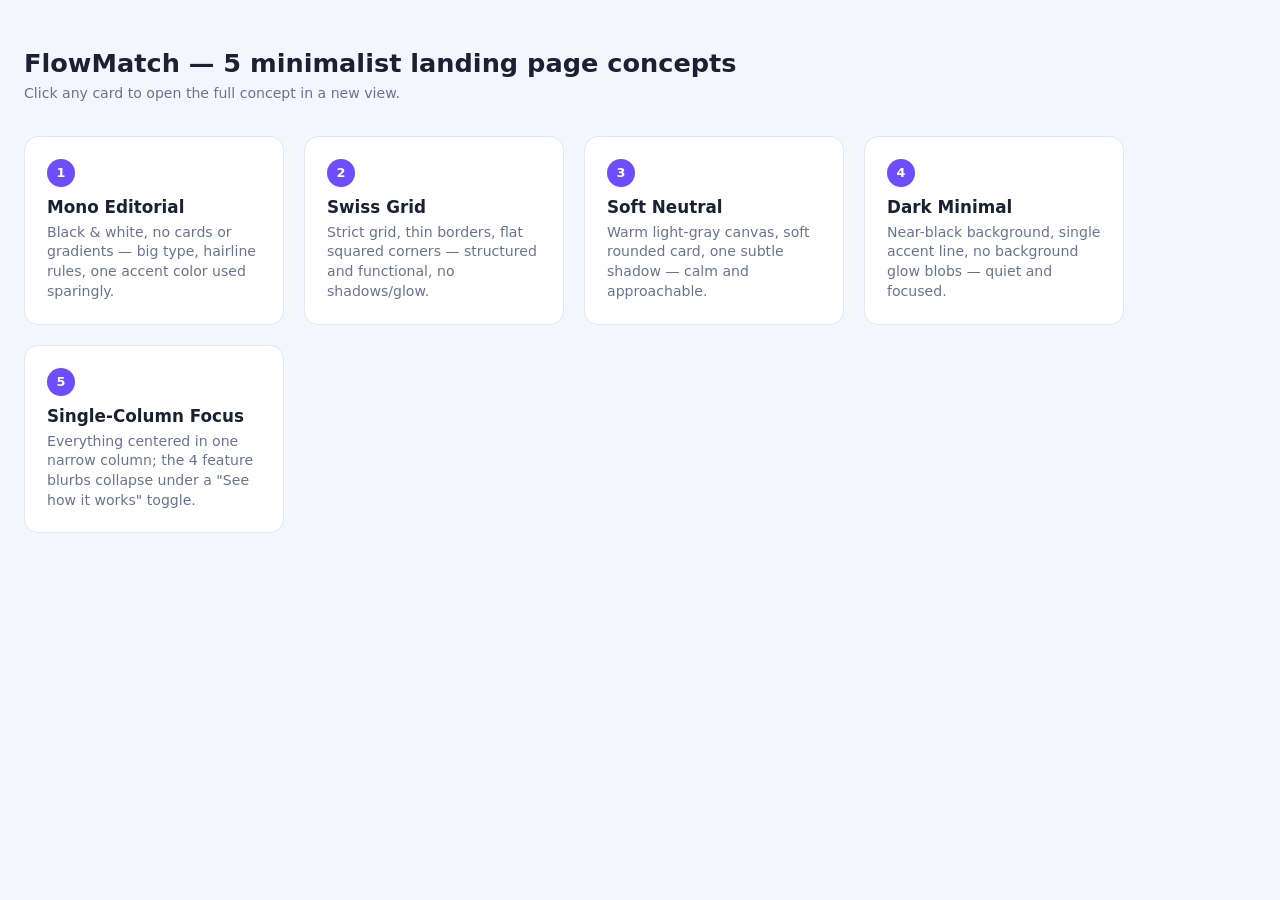
<file: docs/design-concepts/index.html>
<!DOCTYPE html>
<html lang="en">
<head>
<meta charset="UTF-8" />
<meta name="viewport" content="width=device-width, initial-scale=1.0" />
<title>FlowMatch — Landing page concepts</title>
<style>
  body { margin:0; font-family: system-ui, sans-serif; background:#f4f6fd; color:#1c2033; padding:48px 24px; }
  h1 { font-size:1.6rem; margin:0 0 6px; }
  p.lead { color:#6b7290; margin:0 0 32px; }
  .grid { display:grid; grid-template-columns: repeat(auto-fill, minmax(260px,1fr)); gap:20px; max-width:1100px; }
  a.card {
    display:block; text-decoration:none; color:inherit; background:#fff; border:1px solid #e2e6f5;
    border-radius:14px; padding:22px; transition: box-shadow .2s, transform .2s;
  }
  a.card:hover { box-shadow: 0 10px 30px rgba(30,34,70,.12); transform: translateY(-2px); }
  .num { display:inline-flex; align-items:center; justify-content:center; width:28px; height:28px; border-radius:50%; background:#6d4dff; color:#fff; font-weight:700; font-size:.8rem; margin-bottom:10px; }
  h3 { margin:0 0 6px; font-size:1.05rem; }
  p { margin:0; color:#6b7290; font-size:.88rem; line-height:1.4; }
</style>
</head>
<body>
  <h1>FlowMatch — 5 minimalist landing page concepts</h1>
  <p class="lead">Click any card to open the full concept in a new view.</p>
  <div class="grid">
    <a class="card" href="concept-1-mono-editorial.html" target="_blank"><span class="num">1</span><h3>Mono Editorial</h3><p>Black &amp; white, no cards or gradients — big type, hairline rules, one accent color used sparingly.</p></a>
    <a class="card" href="concept-2-swiss-grid.html" target="_blank"><span class="num">2</span><h3>Swiss Grid</h3><p>Strict grid, thin borders, flat squared corners — structured and functional, no shadows/glow.</p></a>
    <a class="card" href="concept-3-soft-neutral.html" target="_blank"><span class="num">3</span><h3>Soft Neutral</h3><p>Warm light-gray canvas, soft rounded card, one subtle shadow — calm and approachable.</p></a>
    <a class="card" href="concept-4-dark-minimal.html" target="_blank"><span class="num">4</span><h3>Dark Minimal</h3><p>Near-black background, single accent line, no background glow blobs — quiet and focused.</p></a>
    <a class="card" href="concept-5-single-column.html" target="_blank"><span class="num">5</span><h3>Single-Column Focus</h3><p>Everything centered in one narrow column; the 4 feature blurbs collapse under a "See how it works" toggle.</p></a>
  </div>
</body>
</html>
</file>
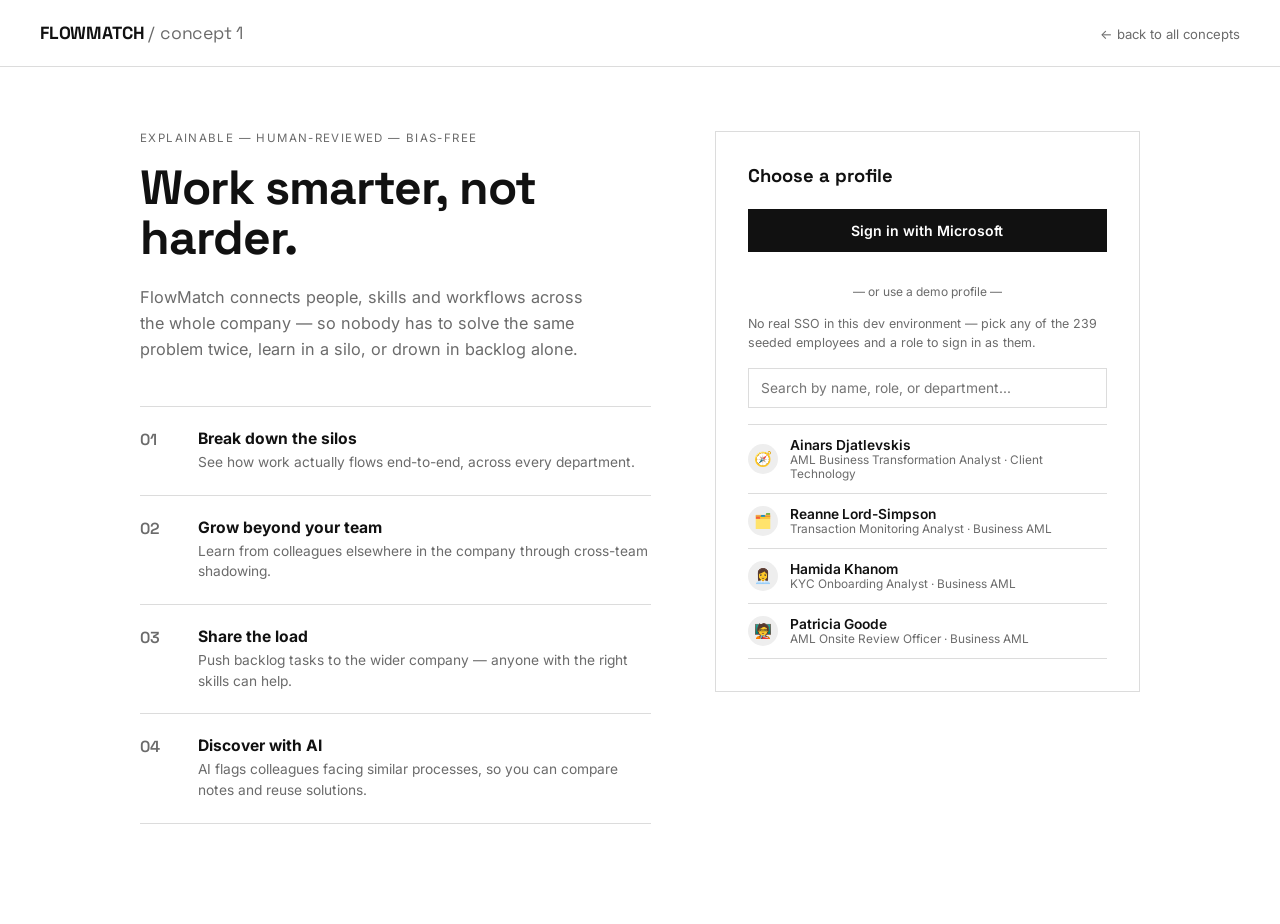
<file: docs/design-concepts/concept-1-mono-editorial.html>
<!DOCTYPE html>
<html lang="en">
<head>
<meta charset="UTF-8" />
<meta name="viewport" content="width=device-width, initial-scale=1.0" />
<title>FlowMatch — Concept 1: Mono Editorial</title>
<link rel="preconnect" href="https://fonts.googleapis.com" />
<link href="https://fonts.googleapis.com/css2?family=Space+Grotesk:wght@500;600;700&family=Inter:wght@400;500;600&display=swap" rel="stylesheet" />
<style>
  :root { --ink:#111; --muted:#6b6b6b; --line:#dcdcdc; --accent:#111; }
  * { box-sizing:border-box; }
  body { margin:0; font-family:'Inter',system-ui,sans-serif; color:var(--ink); background:#fff; }
  header { display:flex; align-items:center; justify-content:space-between; padding:22px 40px; border-bottom:1px solid var(--line); }
  .brand { font-family:'Space Grotesk',sans-serif; font-weight:700; font-size:1.1rem; letter-spacing:-0.01em; }
  .brand span { font-weight:400; color:var(--muted); }
  nav a { color:var(--muted); text-decoration:none; font-size:.82rem; margin-left:22px; }

  main { max-width:1080px; margin:0 auto; padding:64px 40px 100px; display:grid; grid-template-columns:1.2fr 1fr; gap:64px; }

  .eyebrow { font-size:.72rem; letter-spacing:.12em; text-transform:uppercase; color:var(--muted); margin-bottom:18px; }
  h1 { font-family:'Space Grotesk',sans-serif; font-size:3rem; line-height:1.05; margin:0 0 20px; letter-spacing:-0.02em; }
  .lead { color:var(--muted); font-size:1.02rem; line-height:1.6; max-width:46ch; margin:0 0 44px; }

  .feature-list { border-top:1px solid var(--line); }
  .feature { display:grid; grid-template-columns:40px 1fr; gap:18px; padding:22px 0; border-bottom:1px solid var(--line); }
  .feature .idx { font-family:'Space Grotesk',sans-serif; font-weight:600; color:var(--muted); }
  .feature h3 { margin:0 0 4px; font-size:.98rem; }
  .feature p { margin:0; color:var(--muted); font-size:.86rem; line-height:1.5; }

  .login { border:1px solid var(--line); padding:32px; position:sticky; top:40px; height:max-content; }
  .login h2 { font-family:'Space Grotesk',sans-serif; font-size:1.15rem; margin:0 0 22px; }
  .sso-btn {
    width:100%; padding:13px; background:var(--ink); color:#fff; border:none; font-size:.88rem;
    cursor:pointer; margin-bottom:16px; font-family:inherit; font-weight:600;
  }
  .divider { text-align:center; color:var(--muted); font-size:.75rem; margin:16px 0; }
  .hint { font-size:.78rem; color:var(--muted); line-height:1.5; margin-bottom:16px; }
  input[type="search"] {
    width:100%; padding:11px 12px; border:1px solid var(--line); font-size:.86rem; margin-bottom:16px;
    font-family:inherit; background:#fff;
  }
  input[type="search"]:focus { outline:none; border-color:var(--ink); }
  .user-list { display:flex; flex-direction:column; gap:0; border-top:1px solid var(--line); max-height:300px; overflow-y:auto; }
  .user-row {
    display:flex; align-items:center; gap:12px; padding:12px 0; border-bottom:1px solid var(--line);
    cursor:pointer; transition: padding-left .15s;
  }
  .user-row:hover { padding-left:6px; background:#fafafa; }
  .avatar { width:30px; height:30px; border-radius:50%; background:#eee; display:flex; align-items:center; justify-content:center; font-size:.9rem; flex-shrink:0; }
  .u-name { font-size:.86rem; font-weight:600; }
  .u-role { font-size:.74rem; color:var(--muted); }

  @media (max-width: 880px) { main { grid-template-columns:1fr; } h1 { font-size:2.2rem; } }
</style>
</head>
<body>
<header>
  <div class="brand">FLOWMATCH <span>/ concept 1</span></div>
  <nav><a href="index.html">&larr; back to all concepts</a></nav>
</header>
<main>
  <div>
    <div class="eyebrow">Explainable — Human-reviewed — Bias-free</div>
    <h1>Work smarter, not harder.</h1>
    <p class="lead">FlowMatch connects people, skills and workflows across the whole company — so nobody has to solve the same problem twice, learn in a silo, or drown in backlog alone.</p>

    <div class="feature-list">
      <div class="feature"><div class="idx">01</div><div><h3>Break down the silos</h3><p>See how work actually flows end-to-end, across every department.</p></div></div>
      <div class="feature"><div class="idx">02</div><div><h3>Grow beyond your team</h3><p>Learn from colleagues elsewhere in the company through cross-team shadowing.</p></div></div>
      <div class="feature"><div class="idx">03</div><div><h3>Share the load</h3><p>Push backlog tasks to the wider company — anyone with the right skills can help.</p></div></div>
      <div class="feature"><div class="idx">04</div><div><h3>Discover with AI</h3><p>AI flags colleagues facing similar processes, so you can compare notes and reuse solutions.</p></div></div>
    </div>
  </div>

  <div class="login">
    <h2>Choose a profile</h2>
    <button class="sso-btn">Sign in with Microsoft</button>
    <div class="divider">— or use a demo profile —</div>
    <p class="hint">No real SSO in this dev environment — pick any of the 239 seeded employees and a role to sign in as them.</p>
    <input type="search" placeholder="Search by name, role, or department..." />
    <div class="user-list">
      <div class="user-row"><span class="avatar">🧭</span><div><div class="u-name">Ainars Djatlevskis</div><div class="u-role">AML Business Transformation Analyst · Client Technology</div></div></div>
      <div class="user-row"><span class="avatar">🗂️</span><div><div class="u-name">Reanne Lord-Simpson</div><div class="u-role">Transaction Monitoring Analyst · Business AML</div></div></div>
      <div class="user-row"><span class="avatar">👩‍💼</span><div><div class="u-name">Hamida Khanom</div><div class="u-role">KYC Onboarding Analyst · Business AML</div></div></div>
      <div class="user-row"><span class="avatar">🧑‍🏫</span><div><div class="u-name">Patricia Goode</div><div class="u-role">AML Onsite Review Officer · Business AML</div></div></div>
    </div>
  </div>
</main>
</body>
</html>
</file>
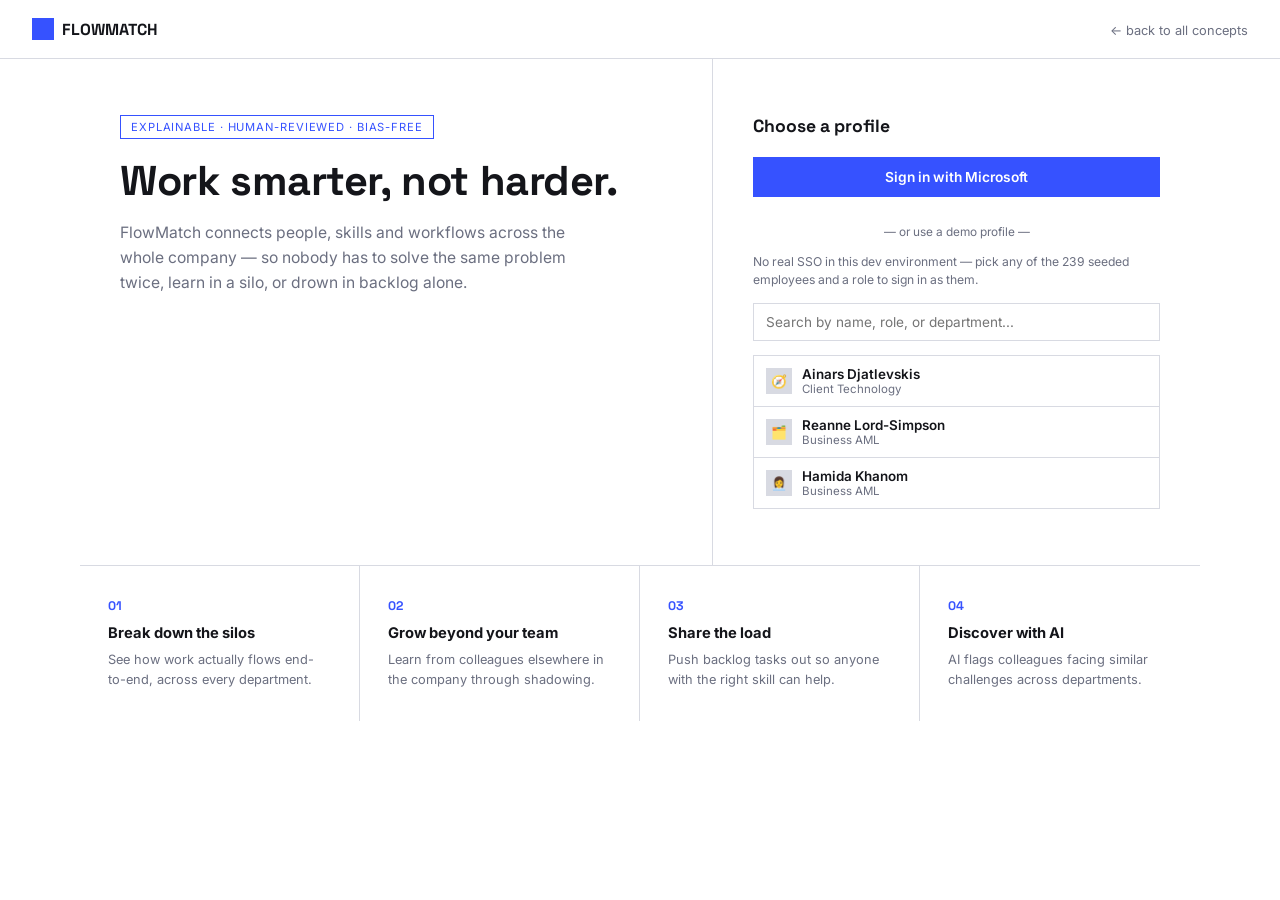
<file: docs/design-concepts/concept-2-swiss-grid.html>
<!DOCTYPE html>
<html lang="en">
<head>
<meta charset="UTF-8" />
<meta name="viewport" content="width=device-width, initial-scale=1.0" />
<title>FlowMatch — Concept 2: Swiss Grid</title>
<link rel="preconnect" href="https://fonts.googleapis.com" />
<link href="https://fonts.googleapis.com/css2?family=Space+Grotesk:wght@500;600;700&family=Inter:wght@400;500;600&display=swap" rel="stylesheet" />
<style>
  :root { --ink:#14151a; --muted:#6b6f80; --line:#d8dae2; --accent:#3652ff; --bg:#fff; }
  * { box-sizing:border-box; }
  body { margin:0; font-family:'Inter',system-ui,sans-serif; color:var(--ink); background:var(--bg); }
  header {
    display:flex; align-items:center; justify-content:space-between; padding:18px 32px;
    border-bottom:1px solid var(--line);
  }
  .brand { display:flex; align-items:center; gap:8px; font-weight:700; font-family:'Space Grotesk',sans-serif; }
  .brand .mark { width:22px; height:22px; background:var(--accent); display:inline-block; }
  nav a { color:var(--muted); text-decoration:none; font-size:.8rem; }

  main { max-width:1120px; margin:0 auto; padding:0; }
  .hero {
    display:grid; grid-template-columns: 1.3fr 1fr; border-bottom:1px solid var(--line);
  }
  .hero-copy { padding:56px 40px; border-right:1px solid var(--line); }
  .tag { display:inline-block; font-size:.7rem; letter-spacing:.08em; text-transform:uppercase; color:var(--accent); border:1px solid var(--accent); padding:4px 10px; margin-bottom:20px; }
  h1 { font-family:'Space Grotesk',sans-serif; font-size:2.6rem; line-height:1.08; margin:0 0 16px; letter-spacing:-0.01em; }
  .lead { color:var(--muted); font-size:.98rem; line-height:1.6; max-width:48ch; margin:0; }

  .login { padding:56px 40px; }
  .login h2 { font-family:'Space Grotesk',sans-serif; font-size:1.1rem; margin:0 0 20px; }
  .sso-btn { width:100%; padding:12px; background:var(--accent); color:#fff; border:none; font-size:.86rem; font-weight:600; cursor:pointer; margin-bottom:14px; font-family:inherit; }
  .divider { text-align:center; color:var(--muted); font-size:.74rem; margin:14px 0; }
  .hint { font-size:.76rem; color:var(--muted); line-height:1.5; margin-bottom:14px; }
  input[type="search"] { width:100%; padding:10px 12px; border:1px solid var(--line); font-size:.85rem; margin-bottom:14px; font-family:inherit; }
  input[type="search"]:focus { outline:none; border-color:var(--accent); }
  .user-list { display:flex; flex-direction:column; gap:0; max-height:260px; overflow-y:auto; border:1px solid var(--line); }
  .user-row { display:flex; align-items:center; gap:10px; padding:10px 12px; border-bottom:1px solid var(--line); cursor:pointer; }
  .user-row:last-child { border-bottom:none; }
  .user-row:hover { background:#f5f6fb; }
  .avatar { width:26px; height:26px; background:var(--line); display:flex; align-items:center; justify-content:center; font-size:.8rem; flex-shrink:0; }
  .u-name { font-size:.84rem; font-weight:600; }
  .u-role { font-size:.72rem; color:var(--muted); }

  .feature-grid { display:grid; grid-template-columns: repeat(4,1fr); }
  .feature-grid > div { padding:32px 28px; border-right:1px solid var(--line); }
  .feature-grid > div:last-child { border-right:none; }
  .f-num { font-family:'Space Grotesk',sans-serif; color:var(--accent); font-weight:700; font-size:.78rem; margin-bottom:10px; display:block; }
  .feature-grid h3 { font-size:.92rem; margin:0 0 8px; }
  .feature-grid p { font-size:.8rem; color:var(--muted); line-height:1.5; margin:0; }

  @media (max-width: 900px) {
    .hero { grid-template-columns:1fr; } .hero-copy { border-right:none; border-bottom:1px solid var(--line); }
    .feature-grid { grid-template-columns:1fr 1fr; }
    .feature-grid > div { border-bottom:1px solid var(--line); }
  }
</style>
</head>
<body>
<header>
  <div class="brand"><span class="mark"></span>FLOWMATCH</div>
  <nav><a href="index.html">&larr; back to all concepts</a></nav>
</header>
<main>
  <div class="hero">
    <div class="hero-copy">
      <span class="tag">Explainable · Human-reviewed · Bias-free</span>
      <h1>Work smarter, not harder.</h1>
      <p class="lead">FlowMatch connects people, skills and workflows across the whole company — so nobody has to solve the same problem twice, learn in a silo, or drown in backlog alone.</p>
    </div>
    <div class="login">
      <h2>Choose a profile</h2>
      <button class="sso-btn">Sign in with Microsoft</button>
      <div class="divider">— or use a demo profile —</div>
      <p class="hint">No real SSO in this dev environment — pick any of the 239 seeded employees and a role to sign in as them.</p>
      <input type="search" placeholder="Search by name, role, or department..." />
      <div class="user-list">
        <div class="user-row"><span class="avatar">🧭</span><div><div class="u-name">Ainars Djatlevskis</div><div class="u-role">Client Technology</div></div></div>
        <div class="user-row"><span class="avatar">🗂️</span><div><div class="u-name">Reanne Lord-Simpson</div><div class="u-role">Business AML</div></div></div>
        <div class="user-row"><span class="avatar">👩‍💼</span><div><div class="u-name">Hamida Khanom</div><div class="u-role">Business AML</div></div></div>
      </div>
    </div>
  </div>
  <div class="feature-grid">
    <div><span class="f-num">01</span><h3>Break down the silos</h3><p>See how work actually flows end-to-end, across every department.</p></div>
    <div><span class="f-num">02</span><h3>Grow beyond your team</h3><p>Learn from colleagues elsewhere in the company through shadowing.</p></div>
    <div><span class="f-num">03</span><h3>Share the load</h3><p>Push backlog tasks out so anyone with the right skill can help.</p></div>
    <div><span class="f-num">04</span><h3>Discover with AI</h3><p>AI flags colleagues facing similar challenges across departments.</p></div>
  </div>
</main>
</body>
</html>
</file>
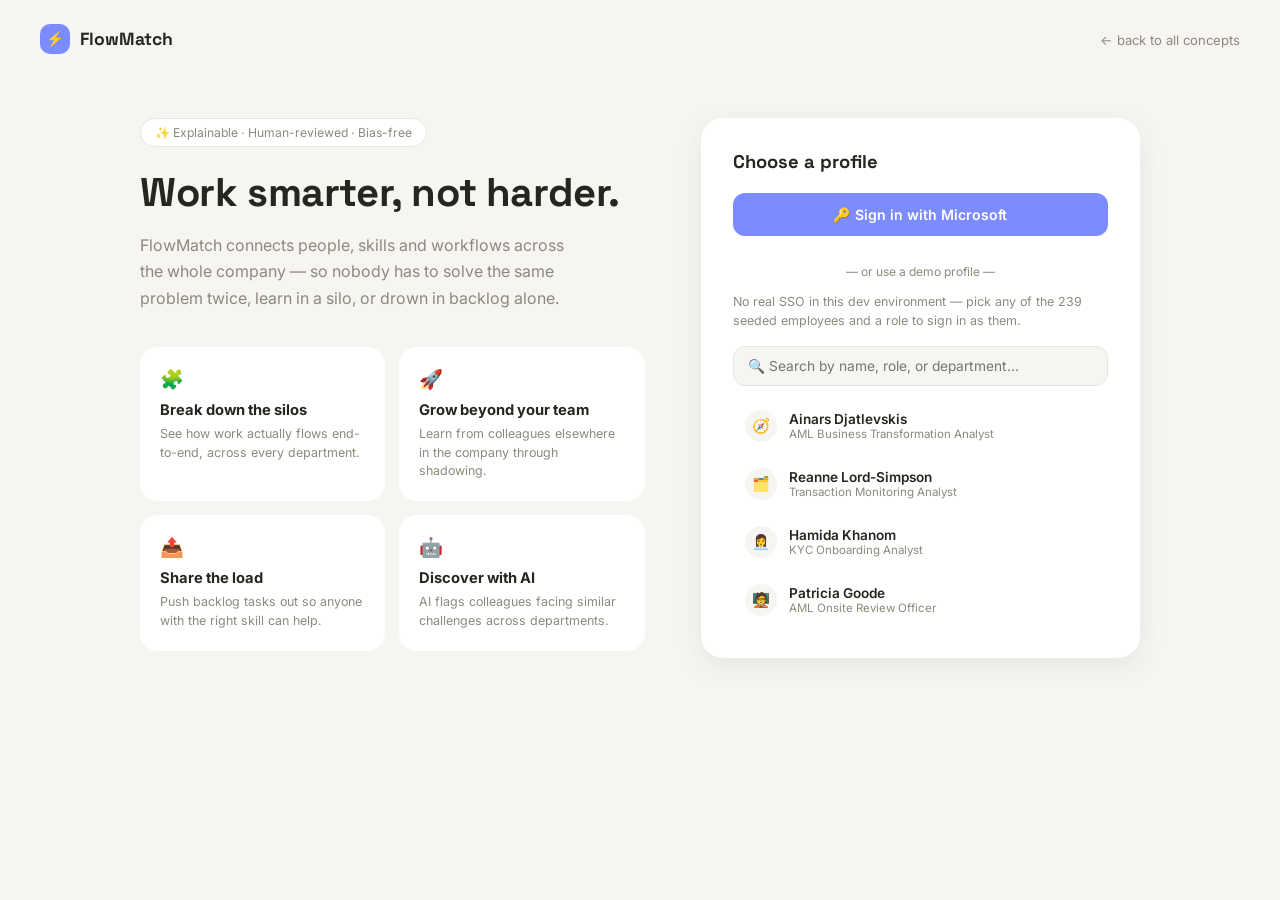
<file: docs/design-concepts/concept-3-soft-neutral.html>
<!DOCTYPE html>
<html lang="en">
<head>
<meta charset="UTF-8" />
<meta name="viewport" content="width=device-width, initial-scale=1.0" />
<title>FlowMatch — Concept 3: Soft Neutral</title>
<link rel="preconnect" href="https://fonts.googleapis.com" />
<link href="https://fonts.googleapis.com/css2?family=Space+Grotesk:wght@500;600;700&family=Inter:wght@400;500;600&display=swap" rel="stylesheet" />
<style>
  :root {
    --bg:#f6f5f2; --surface:#ffffff; --ink:#26261f; --muted:#8c897d; --line:#e8e6df;
    --accent:#7c8cff; --shadow: 0 8px 28px rgba(60,55,40,0.08);
  }
  * { box-sizing:border-box; }
  body { margin:0; font-family:'Inter',system-ui,sans-serif; color:var(--ink); background:var(--bg); }
  header { display:flex; align-items:center; justify-content:space-between; padding:24px 40px; }
  .brand { display:flex; align-items:center; gap:10px; font-weight:700; font-family:'Space Grotesk',sans-serif; font-size:1.1rem; }
  .brand .mark { width:30px; height:30px; border-radius:10px; background:var(--accent); display:flex; align-items:center; justify-content:center; color:#fff; font-size:.9rem; }
  nav a { color:var(--muted); text-decoration:none; font-size:.82rem; }

  main { max-width:1080px; margin:0 auto; padding:40px 40px 90px; display:grid; grid-template-columns:1.15fr 1fr; gap:56px; align-items:start; }

  .badge { display:inline-block; background:#fff; border:1px solid var(--line); border-radius:999px; padding:6px 14px; font-size:.76rem; color:var(--muted); margin-bottom:24px; }
  h1 { font-family:'Space Grotesk',sans-serif; font-size:2.5rem; line-height:1.12; margin:0 0 16px; letter-spacing:-0.01em; }
  .lead { color:var(--muted); font-size:1rem; line-height:1.65; max-width:44ch; margin:0 0 36px; }

  .feature-grid { display:grid; grid-template-columns:1fr 1fr; gap:14px; }
  .feature-card { background:var(--surface); border-radius:18px; padding:20px; }
  .feature-card .icon { font-size:1.2rem; }
  .feature-card h3 { margin:10px 0 6px; font-size:.92rem; }
  .feature-card p { margin:0; color:var(--muted); font-size:.78rem; line-height:1.5; }

  .login-card { background:var(--surface); border-radius:22px; padding:32px; box-shadow:var(--shadow); position:sticky; top:32px; }
  .login-card h2 { font-family:'Space Grotesk',sans-serif; font-size:1.15rem; margin:0 0 20px; }
  .sso-btn { width:100%; padding:13px; background:var(--accent); color:#fff; border:none; border-radius:12px; font-size:.88rem; font-weight:600; cursor:pointer; margin-bottom:14px; font-family:inherit; }
  .divider { text-align:center; color:var(--muted); font-size:.75rem; margin:14px 0; }
  .hint { font-size:.78rem; color:var(--muted); line-height:1.5; margin-bottom:16px; }
  input[type="search"] { width:100%; padding:11px 14px; border:1px solid var(--line); border-radius:12px; font-size:.86rem; margin-bottom:14px; font-family:inherit; background:var(--bg); }
  input[type="search"]:focus { outline:none; border-color:var(--accent); }
  .user-list { display:flex; flex-direction:column; gap:6px; max-height:260px; overflow-y:auto; }
  .user-row { display:flex; align-items:center; gap:12px; padding:10px 12px; border-radius:12px; cursor:pointer; transition: background .15s; }
  .user-row:hover { background:var(--bg); }
  .avatar { width:32px; height:32px; border-radius:50%; background:var(--bg); display:flex; align-items:center; justify-content:center; font-size:.9rem; flex-shrink:0; }
  .u-name { font-size:.85rem; font-weight:600; }
  .u-role { font-size:.72rem; color:var(--muted); }

  @media (max-width: 880px) { main { grid-template-columns:1fr; } .login-card { position:static; } }
</style>
</head>
<body>
<header>
  <div class="brand"><span class="mark">⚡</span>FlowMatch</div>
  <nav><a href="index.html">&larr; back to all concepts</a></nav>
</header>
<main>
  <div>
    <span class="badge">✨ Explainable · Human-reviewed · Bias-free</span>
    <h1>Work smarter, not harder.</h1>
    <p class="lead">FlowMatch connects people, skills and workflows across the whole company — so nobody has to solve the same problem twice, learn in a silo, or drown in backlog alone.</p>
    <div class="feature-grid">
      <div class="feature-card"><span class="icon">🧩</span><h3>Break down the silos</h3><p>See how work actually flows end-to-end, across every department.</p></div>
      <div class="feature-card"><span class="icon">🚀</span><h3>Grow beyond your team</h3><p>Learn from colleagues elsewhere in the company through shadowing.</p></div>
      <div class="feature-card"><span class="icon">📤</span><h3>Share the load</h3><p>Push backlog tasks out so anyone with the right skill can help.</p></div>
      <div class="feature-card"><span class="icon">🤖</span><h3>Discover with AI</h3><p>AI flags colleagues facing similar challenges across departments.</p></div>
    </div>
  </div>
  <div class="login-card">
    <h2>Choose a profile</h2>
    <button class="sso-btn">🔑 Sign in with Microsoft</button>
    <div class="divider">— or use a demo profile —</div>
    <p class="hint">No real SSO in this dev environment — pick any of the 239 seeded employees and a role to sign in as them.</p>
    <input type="search" placeholder="🔍 Search by name, role, or department..." />
    <div class="user-list">
      <div class="user-row"><span class="avatar">🧭</span><div><div class="u-name">Ainars Djatlevskis</div><div class="u-role">AML Business Transformation Analyst</div></div></div>
      <div class="user-row"><span class="avatar">🗂️</span><div><div class="u-name">Reanne Lord-Simpson</div><div class="u-role">Transaction Monitoring Analyst</div></div></div>
      <div class="user-row"><span class="avatar">👩‍💼</span><div><div class="u-name">Hamida Khanom</div><div class="u-role">KYC Onboarding Analyst</div></div></div>
      <div class="user-row"><span class="avatar">🧑‍🏫</span><div><div class="u-name">Patricia Goode</div><div class="u-role">AML Onsite Review Officer</div></div></div>
    </div>
  </div>
</main>
</body>
</html>
</file>
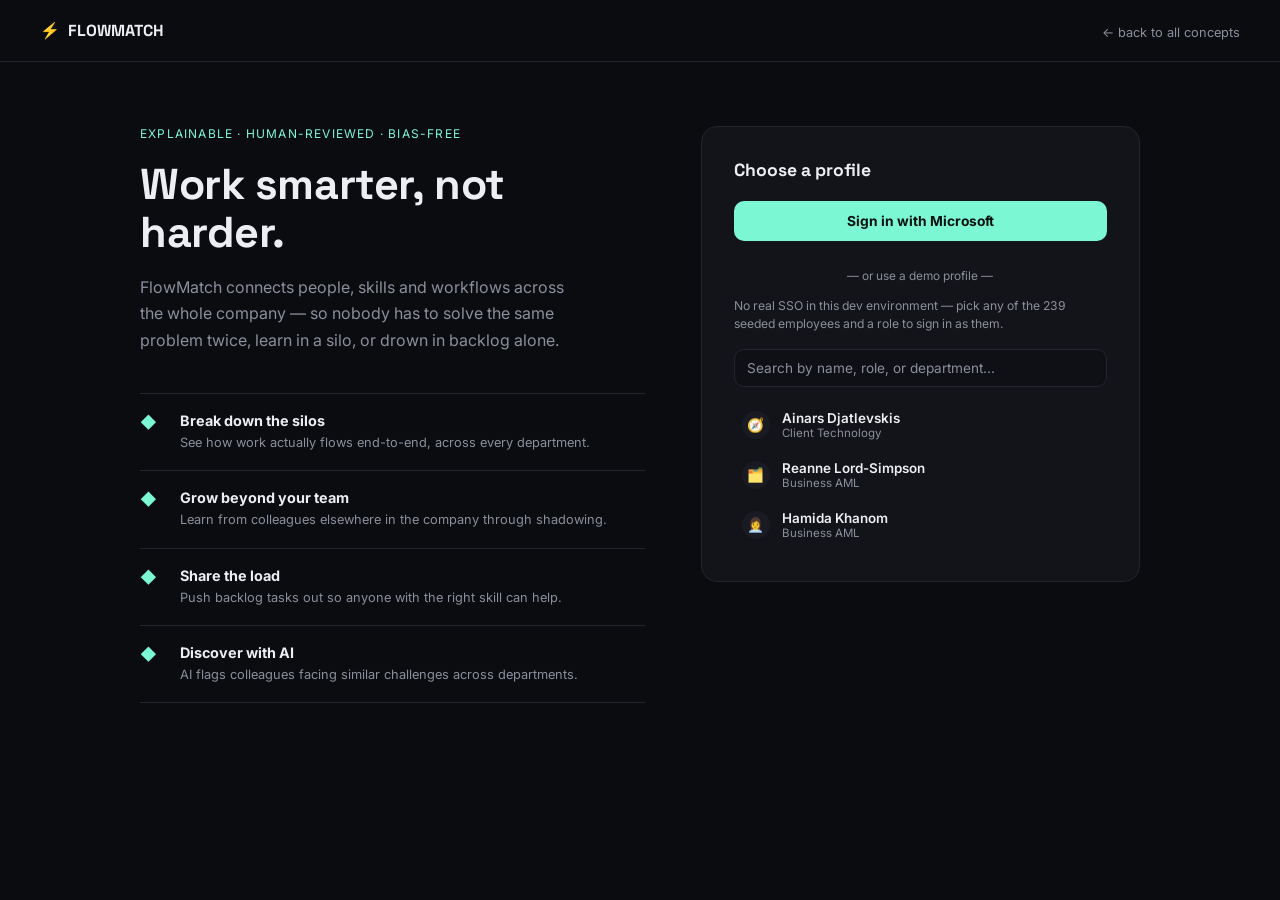
<file: docs/design-concepts/concept-4-dark-minimal.html>
<!DOCTYPE html>
<html lang="en">
<head>
<meta charset="UTF-8" />
<meta name="viewport" content="width=device-width, initial-scale=1.0" />
<title>FlowMatch — Concept 4: Dark Minimal</title>
<link rel="preconnect" href="https://fonts.googleapis.com" />
<link href="https://fonts.googleapis.com/css2?family=Space+Grotesk:wght@500;600;700&family=Inter:wght@400;500;600&display=swap" rel="stylesheet" />
<style>
  :root {
    --bg:#0b0c10; --surface:#131419; --ink:#eceef3; --muted:#8b8e9c; --line:#23242c;
    --accent:#7cf7d4;
  }
  * { box-sizing:border-box; }
  body { margin:0; font-family:'Inter',system-ui,sans-serif; color:var(--ink); background:var(--bg); }
  header { display:flex; align-items:center; justify-content:space-between; padding:20px 40px; border-bottom:1px solid var(--line); }
  .brand { display:flex; align-items:center; gap:8px; font-weight:700; font-family:'Space Grotesk',sans-serif; }
  .brand .mark { color:var(--accent); }
  nav a { color:var(--muted); text-decoration:none; font-size:.8rem; }

  main { max-width:1080px; margin:0 auto; padding:64px 40px 100px; display:grid; grid-template-columns:1.15fr 1fr; gap:56px; align-items:start; }

  .tagline { font-size:.75rem; letter-spacing:.1em; text-transform:uppercase; color:var(--accent); margin-bottom:20px; }
  h1 { font-family:'Space Grotesk',sans-serif; font-size:2.7rem; line-height:1.1; margin:0 0 18px; letter-spacing:-0.01em; }
  .lead { color:var(--muted); font-size:1rem; line-height:1.65; max-width:44ch; margin:0 0 40px; }

  .feature-list { border-top:1px solid var(--line); }
  .feature { display:grid; grid-template-columns:26px 1fr; gap:14px; padding:18px 0; border-bottom:1px solid var(--line); }
  .feature .icon { color:var(--accent); }
  .feature h3 { margin:0 0 4px; font-size:.9rem; }
  .feature p { margin:0; color:var(--muted); font-size:.8rem; line-height:1.5; }

  .login { background:var(--surface); border:1px solid var(--line); border-radius:16px; padding:32px; position:sticky; top:32px; }
  .login h2 { font-family:'Space Grotesk',sans-serif; font-size:1.1rem; margin:0 0 20px; }
  .sso-btn { width:100%; padding:12px; background:var(--accent); color:#08110d; border:none; border-radius:10px; font-size:.86rem; font-weight:700; cursor:pointer; margin-bottom:14px; font-family:inherit; }
  .divider { text-align:center; color:var(--muted); font-size:.74rem; margin:14px 0; }
  .hint { font-size:.76rem; color:var(--muted); line-height:1.5; margin-bottom:16px; }
  input[type="search"] { width:100%; padding:10px 12px; border:1px solid var(--line); border-radius:10px; font-size:.85rem; margin-bottom:14px; font-family:inherit; background:#0f1015; color:var(--ink); }
  input[type="search"]::placeholder { color:var(--muted); }
  input[type="search"]:focus { outline:none; border-color:var(--accent); }
  .user-list { display:flex; flex-direction:column; gap:2px; max-height:260px; overflow-y:auto; }
  .user-row { display:flex; align-items:center; gap:12px; padding:9px 8px; border-radius:8px; cursor:pointer; }
  .user-row:hover { background:#1a1b22; }
  .avatar { width:28px; height:28px; border-radius:50%; background:#1a1b22; display:flex; align-items:center; justify-content:center; font-size:.85rem; flex-shrink:0; }
  .u-name { font-size:.84rem; font-weight:600; }
  .u-role { font-size:.72rem; color:var(--muted); }

  @media (max-width: 880px) { main { grid-template-columns:1fr; } .login { position:static; } }
</style>
</head>
<body>
<header>
  <div class="brand"><span class="mark">⚡</span>FLOWMATCH</div>
  <nav><a href="index.html">&larr; back to all concepts</a></nav>
</header>
<main>
  <div>
    <div class="tagline">Explainable · Human-reviewed · Bias-free</div>
    <h1>Work smarter, not harder.</h1>
    <p class="lead">FlowMatch connects people, skills and workflows across the whole company — so nobody has to solve the same problem twice, learn in a silo, or drown in backlog alone.</p>
    <div class="feature-list">
      <div class="feature"><div class="icon">◆</div><div><h3>Break down the silos</h3><p>See how work actually flows end-to-end, across every department.</p></div></div>
      <div class="feature"><div class="icon">◆</div><div><h3>Grow beyond your team</h3><p>Learn from colleagues elsewhere in the company through shadowing.</p></div></div>
      <div class="feature"><div class="icon">◆</div><div><h3>Share the load</h3><p>Push backlog tasks out so anyone with the right skill can help.</p></div></div>
      <div class="feature"><div class="icon">◆</div><div><h3>Discover with AI</h3><p>AI flags colleagues facing similar challenges across departments.</p></div></div>
    </div>
  </div>
  <div class="login">
    <h2>Choose a profile</h2>
    <button class="sso-btn">Sign in with Microsoft</button>
    <div class="divider">— or use a demo profile —</div>
    <p class="hint">No real SSO in this dev environment — pick any of the 239 seeded employees and a role to sign in as them.</p>
    <input type="search" placeholder="Search by name, role, or department..." />
    <div class="user-list">
      <div class="user-row"><span class="avatar">🧭</span><div><div class="u-name">Ainars Djatlevskis</div><div class="u-role">Client Technology</div></div></div>
      <div class="user-row"><span class="avatar">🗂️</span><div><div class="u-name">Reanne Lord-Simpson</div><div class="u-role">Business AML</div></div></div>
      <div class="user-row"><span class="avatar">👩‍💼</span><div><div class="u-name">Hamida Khanom</div><div class="u-role">Business AML</div></div></div>
    </div>
  </div>
</main>
</body>
</html>
</file>
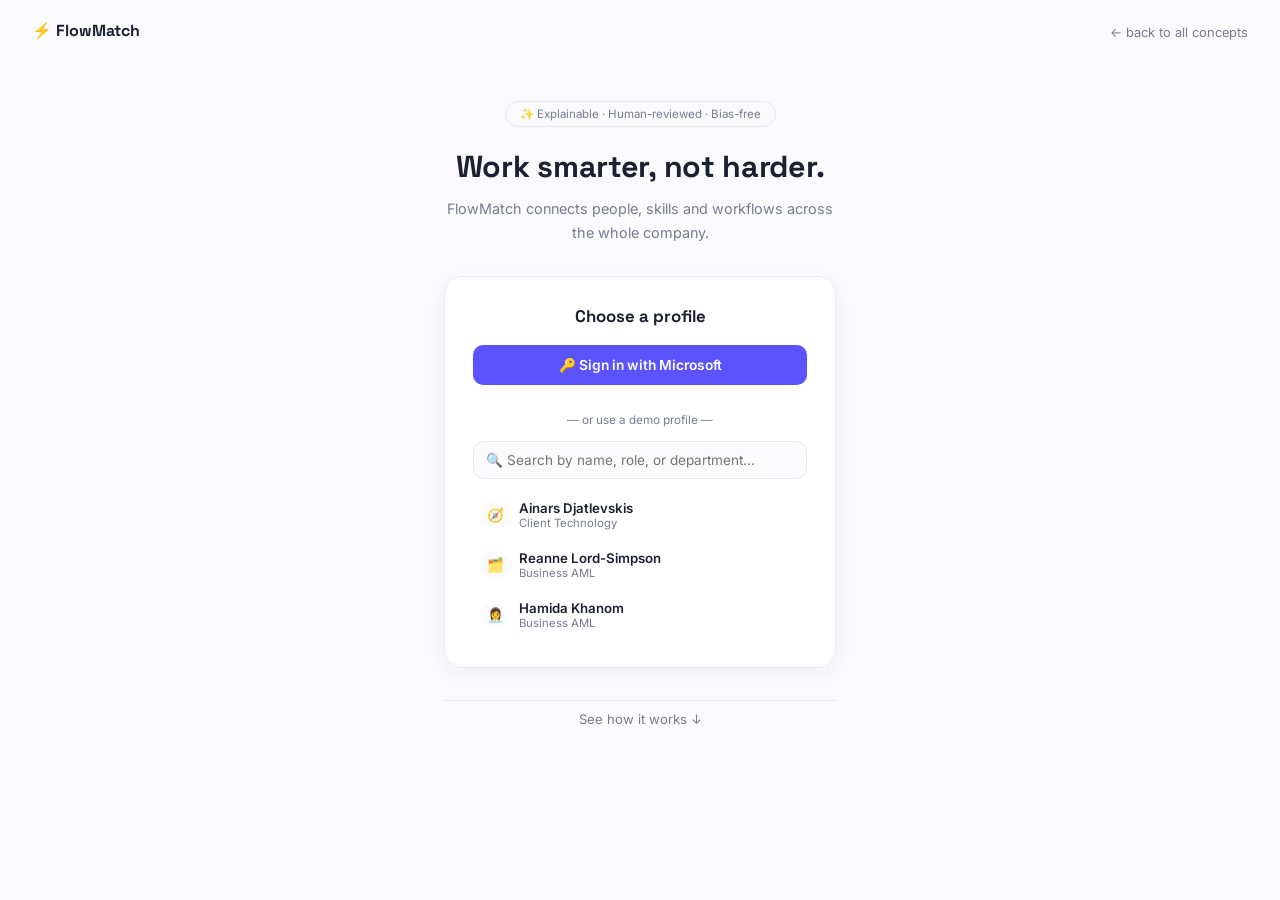
<file: docs/design-concepts/concept-5-single-column.html>
<!DOCTYPE html>
<html lang="en">
<head>
<meta charset="UTF-8" />
<meta name="viewport" content="width=device-width, initial-scale=1.0" />
<title>FlowMatch — Concept 5: Single-Column Focus</title>
<link rel="preconnect" href="https://fonts.googleapis.com" />
<link href="https://fonts.googleapis.com/css2?family=Space+Grotesk:wght@500;600;700&family=Inter:wght@400;500;600&display=swap" rel="stylesheet" />
<style>
  :root { --bg:#fbfbfd; --surface:#fff; --ink:#1c2033; --muted:#767b91; --line:#e8e9f2; --accent:#5b53ff; }
  * { box-sizing:border-box; }
  body { margin:0; font-family:'Inter',system-ui,sans-serif; color:var(--ink); background:var(--bg); }
  header { display:flex; align-items:center; justify-content:space-between; padding:20px 32px; }
  .brand { display:flex; align-items:center; gap:8px; font-weight:700; font-family:'Space Grotesk',sans-serif; }
  nav a { color:var(--muted); text-decoration:none; font-size:.8rem; }

  main { max-width:440px; margin:0 auto; padding:40px 24px 80px; text-align:center; }
  .badge { display:inline-block; border:1px solid var(--line); border-radius:999px; padding:5px 14px; font-size:.72rem; color:var(--muted); margin-bottom:22px; }
  h1 { font-family:'Space Grotesk',sans-serif; font-size:1.9rem; line-height:1.2; margin:0 0 12px; letter-spacing:-0.01em; }
  .lead { color:var(--muted); font-size:.9rem; line-height:1.6; margin:0 0 32px; }

  .login-card { background:var(--surface); border:1px solid var(--line); border-radius:18px; padding:28px; text-align:left; box-shadow:0 6px 20px rgba(30,34,70,.05); }
  .login-card h2 { font-family:'Space Grotesk',sans-serif; font-size:1.05rem; margin:0 0 18px; text-align:center; }
  .sso-btn { width:100%; padding:12px; background:var(--accent); color:#fff; border:none; border-radius:10px; font-size:.86rem; font-weight:600; cursor:pointer; margin-bottom:14px; font-family:inherit; }
  .divider { text-align:center; color:var(--muted); font-size:.73rem; margin:14px 0; }
  input[type="search"] { width:100%; padding:10px 12px; border:1px solid var(--line); border-radius:10px; font-size:.85rem; margin-bottom:12px; font-family:inherit; background:var(--bg); }
  input[type="search"]:focus { outline:none; border-color:var(--accent); }
  .user-list { display:flex; flex-direction:column; gap:2px; max-height:210px; overflow-y:auto; }
  .user-row { display:flex; align-items:center; gap:10px; padding:9px 8px; border-radius:8px; cursor:pointer; }
  .user-row:hover { background:var(--bg); }
  .avatar { width:28px; height:28px; border-radius:50%; background:var(--bg); display:flex; align-items:center; justify-content:center; font-size:.85rem; flex-shrink:0; }
  .u-name { font-size:.83rem; font-weight:600; }
  .u-role { font-size:.71rem; color:var(--muted); }

  details.more { margin-top:32px; text-align:left; }
  details.more summary { cursor:pointer; text-align:center; color:var(--muted); font-size:.82rem; list-style:none; padding:10px 0; border-top:1px solid var(--line); }
  details.more summary::-webkit-details-marker { display:none; }
  details.more summary::after { content:" ↓"; }
  details.more[open] summary::after { content:" ↑"; }
  .feature-strip { display:flex; flex-direction:column; gap:14px; padding-top:14px; }
  .feature-strip .row { display:flex; gap:12px; align-items:flex-start; }
  .feature-strip .row .icon { font-size:1rem; margin-top:1px; }
  .feature-strip h3 { margin:0 0 2px; font-size:.85rem; }
  .feature-strip p { margin:0; font-size:.78rem; color:var(--muted); line-height:1.45; }
</style>
</head>
<body>
<header>
  <div class="brand">⚡ FlowMatch</div>
  <nav><a href="index.html">&larr; back to all concepts</a></nav>
</header>
<main>
  <span class="badge">✨ Explainable · Human-reviewed · Bias-free</span>
  <h1>Work smarter, not harder.</h1>
  <p class="lead">FlowMatch connects people, skills and workflows across the whole company.</p>

  <div class="login-card">
    <h2>Choose a profile</h2>
    <button class="sso-btn">🔑 Sign in with Microsoft</button>
    <div class="divider">— or use a demo profile —</div>
    <input type="search" placeholder="🔍 Search by name, role, or department..." />
    <div class="user-list">
      <div class="user-row"><span class="avatar">🧭</span><div><div class="u-name">Ainars Djatlevskis</div><div class="u-role">Client Technology</div></div></div>
      <div class="user-row"><span class="avatar">🗂️</span><div><div class="u-name">Reanne Lord-Simpson</div><div class="u-role">Business AML</div></div></div>
      <div class="user-row"><span class="avatar">👩‍💼</span><div><div class="u-name">Hamida Khanom</div><div class="u-role">Business AML</div></div></div>
    </div>
  </div>

  <details class="more">
    <summary>See how it works</summary>
    <div class="feature-strip">
      <div class="row"><span class="icon">🧩</span><div><h3>Break down the silos</h3><p>See how work actually flows end-to-end, across every department.</p></div></div>
      <div class="row"><span class="icon">🚀</span><div><h3>Grow beyond your team</h3><p>Learn from colleagues elsewhere in the company through shadowing.</p></div></div>
      <div class="row"><span class="icon">📤</span><div><h3>Share the load</h3><p>Push backlog tasks out so anyone with the right skill can help.</p></div></div>
      <div class="row"><span class="icon">🤖</span><div><h3>Discover with AI</h3><p>AI flags colleagues facing similar challenges across departments.</p></div></div>
    </div>
  </details>
</main>
</body>
</html>
</file>
